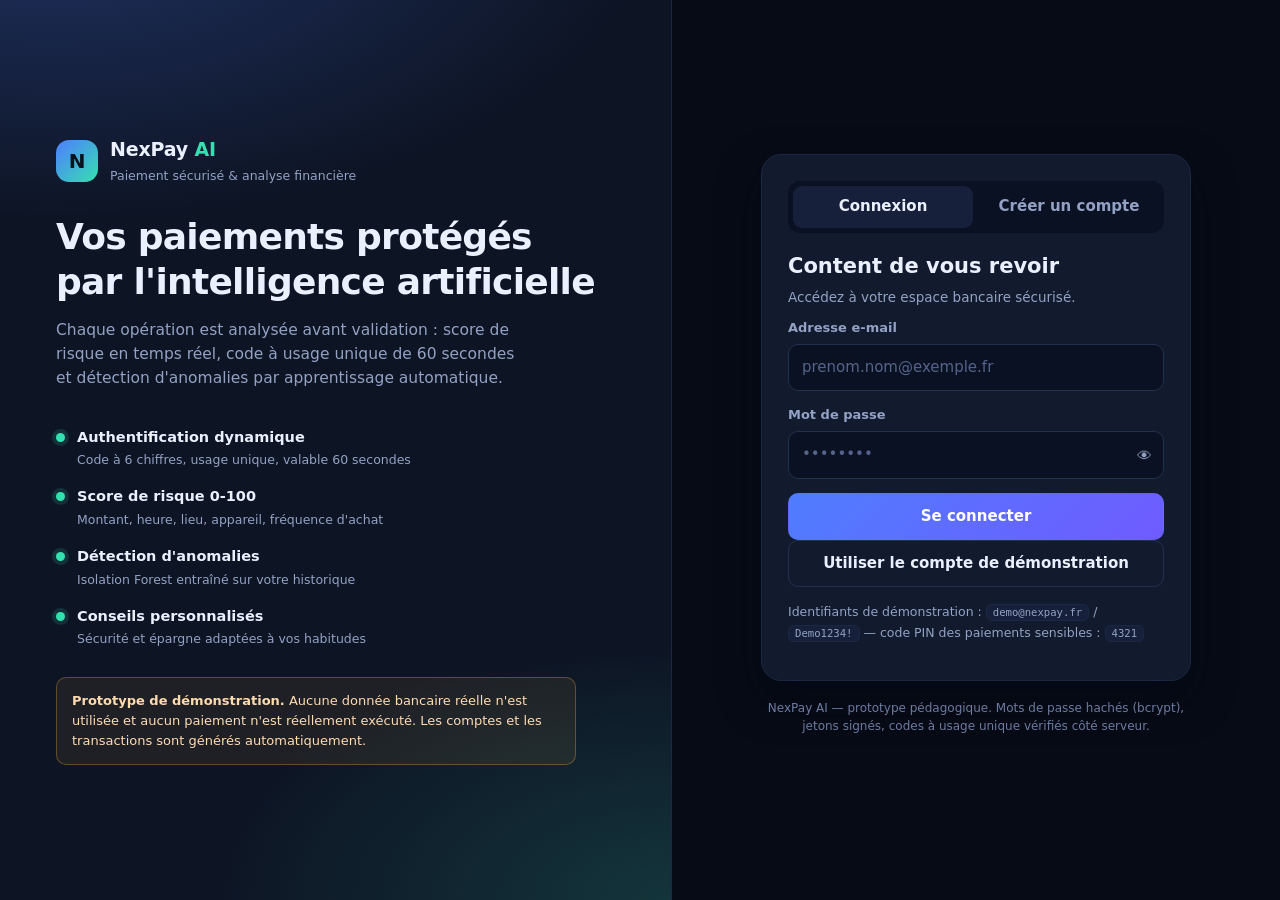
<file: frontend/index.html>
<!DOCTYPE html>
<html lang="fr">
<head>
  <meta charset="UTF-8" />
  <meta name="viewport" content="width=device-width, initial-scale=1.0" />
  <title>NexPay AI — Redirection</title>
  <meta http-equiv="refresh" content="0; url=login.html" />
  <link rel="stylesheet" href="assets/styles.css" />
</head>
<body class="redirect-page">
  <p>Redirection vers la <a href="login.html">page de connexion</a>…</p>
</body>
</html>
</file>
<file: frontend/assets/styles.css>
/* ==========================================================================
   NexPay AI — feuille de style unique
   Aucune dépendance externe (pas de CDN) : l'application fonctionne hors ligne.
   Sommaire :
     1. Variables & réinitialisation
     2. Composants génériques (boutons, champs, cartes, badges, alertes)
     3. Page de connexion
     4. Structure de l'application (barre latérale, en-tête, vues)
     5. Tableau de bord (indicateurs, graphiques)
     6. Transactions (tables, filtres)
     7. Paiement sécurisé (jauge, code OTP)
     8. Centre de sécurité (profil, alertes, recommandations, modèle)
     9. Utilitaires & responsive
   ========================================================================== */

/* --------------------------------------------------------------------------
   1. Variables & réinitialisation
   -------------------------------------------------------------------------- */
:root {
  --bg: #070b16;
  --bg-soft: #0d1424;
  --panel: #121b2e;
  --panel-2: #16203a;
  --border: #22304f;
  --border-soft: #1b2743;

  --text: #eaf0ff;
  --text-muted: #93a2c4;
  --text-dim: #6c7ba0;

  --primary: #4f7dff;
  --primary-soft: rgba(79, 125, 255, 0.14);
  --accent: #35e0b0;
  --accent-soft: rgba(53, 224, 176, 0.14);
  --warning: #ffb340;
  --warning-soft: rgba(255, 179, 64, 0.14);
  --danger: #ff5f6d;
  --danger-soft: rgba(255, 95, 109, 0.14);
  --violet: #a56bff;

  --radius: 16px;
  --radius-sm: 10px;
  --shadow: 0 18px 40px rgba(3, 7, 18, 0.55);
  --font: "Segoe UI", system-ui, -apple-system, "Helvetica Neue", Arial, sans-serif;
  --mono: "Cascadia Mono", "Consolas", "SFMono-Regular", monospace;
}

* { box-sizing: border-box; }

html, body { height: 100%; }

body {
  margin: 0;
  font-family: var(--font);
  background: var(--bg);
  color: var(--text);
  font-size: 15px;
  line-height: 1.55;
  -webkit-font-smoothing: antialiased;
}

h1, h2, h3, h4 { margin: 0 0 8px; line-height: 1.25; font-weight: 650; }
h1 { font-size: 30px; }
h2 { font-size: 21px; }
h3 { font-size: 17px; }
h4 { font-size: 15px; }
p { margin: 0 0 10px; }
a { color: var(--primary); text-decoration: none; }
a:hover { text-decoration: underline; }
code {
  font-family: var(--mono);
  background: var(--panel-2);
  border: 1px solid var(--border-soft);
  border-radius: 6px;
  padding: 1px 6px;
  font-size: 0.85em;
}
[hidden] { display: none !important; }
.muted { color: var(--text-muted); font-size: 13.5px; }
.dim { color: var(--text-dim); }
.accent { color: var(--accent); }
.mono { font-family: var(--mono); }
.right { text-align: right; }
.center { text-align: center; }
.nowrap { white-space: nowrap; }

/* --------------------------------------------------------------------------
   2. Composants génériques
   -------------------------------------------------------------------------- */
.btn {
  display: inline-flex;
  align-items: center;
  justify-content: center;
  gap: 8px;
  border: 1px solid transparent;
  border-radius: var(--radius-sm);
  padding: 11px 16px;
  font: inherit;
  font-weight: 600;
  cursor: pointer;
  transition: transform 0.06s ease, background 0.15s ease, border-color 0.15s ease, opacity 0.15s ease;
  white-space: nowrap;
}
.btn:active { transform: translateY(1px); }
.btn:disabled { opacity: 0.55; cursor: not-allowed; }

.btn-primary { background: linear-gradient(135deg, #4f7dff, #6f5bff); color: #fff; }
.btn-primary:hover:not(:disabled) { filter: brightness(1.08); }
.btn-ghost { background: transparent; border-color: var(--border); color: var(--text); }
.btn-ghost:hover:not(:disabled) { background: var(--panel-2); }
.btn-danger { background: var(--danger-soft); color: #ffbcc1; border-color: rgba(255, 95, 109, 0.4); }
.btn-success { background: var(--accent-soft); color: #8ff3d6; border-color: rgba(53, 224, 176, 0.4); }
.btn-sm { padding: 7px 12px; font-size: 13px; border-radius: 9px; }
.btn-block { width: 100%; }

.field { display: block; margin-bottom: 14px; }
.field > span:first-child {
  display: block;
  margin-bottom: 6px;
  font-size: 13px;
  font-weight: 600;
  color: var(--text-muted);
}
.field input, .field select, .field textarea,
input[type="text"], input[type="email"], input[type="password"], input[type="number"], select, textarea {
  width: 100%;
  padding: 11px 13px;
  background: #0a1122;
  border: 1px solid var(--border);
  border-radius: var(--radius-sm);
  color: var(--text);
  font: inherit;
  transition: border-color 0.15s ease, box-shadow 0.15s ease;
}
input:focus, select:focus, textarea:focus {
  outline: none;
  border-color: var(--primary);
  box-shadow: 0 0 0 3px var(--primary-soft);
}
input::placeholder { color: #55648a; }
.field-row { display: grid; grid-template-columns: 1fr 1fr; gap: 12px; }
.input-with-toggle { position: relative; display: block; }
.input-with-toggle input { padding-right: 44px; }
.toggle-visibility {
  position: absolute;
  right: 6px;
  top: 50%;
  transform: translateY(-50%);
  background: transparent;
  border: none;
  cursor: pointer;
  font-size: 15px;
  padding: 6px;
  border-radius: 8px;
  color: var(--text-muted);
}
.toggle-visibility:hover { background: var(--panel-2); }

.card {
  background: var(--panel);
  border: 1px solid var(--border-soft);
  border-radius: var(--radius);
  padding: 18px;
  margin-bottom: 16px;
  box-shadow: var(--shadow);
}
.card-head {
  display: flex;
  align-items: flex-start;
  justify-content: space-between;
  gap: 12px;
  margin-bottom: 12px;
}
.card-head h3 { margin: 0; }
.card-head small { color: var(--text-muted); }

.grid { display: grid; gap: 16px; }
.grid-2 { grid-template-columns: repeat(2, minmax(0, 1fr)); }
.grid-3 { grid-template-columns: repeat(3, minmax(0, 1fr)); }
.grid-4 { grid-template-columns: repeat(4, minmax(0, 1fr)); }
.grid-2-1 { grid-template-columns: 1.6fr 1fr; }
.grid-1-2 { grid-template-columns: 1fr 1.5fr; }

.badge {
  display: inline-flex;
  align-items: center;
  gap: 5px;
  padding: 3px 9px;
  border-radius: 999px;
  font-size: 11.5px;
  font-weight: 700;
  letter-spacing: 0.02em;
  text-transform: uppercase;
  border: 1px solid transparent;
}
.badge-neutral { background: var(--panel-2); color: var(--text-muted); border-color: var(--border); }
.badge-success { background: var(--accent-soft); color: #7dead0; border-color: rgba(53, 224, 176, 0.35); }
.badge-warning { background: var(--warning-soft); color: #ffd08c; border-color: rgba(255, 179, 64, 0.35); }
.badge-danger { background: var(--danger-soft); color: #ffb3ba; border-color: rgba(255, 95, 109, 0.35); }
.badge-info { background: var(--primary-soft); color: #a9c1ff; border-color: rgba(79, 125, 255, 0.35); }
.badge-violet { background: rgba(165, 107, 255, 0.14); color: #cdb0ff; border-color: rgba(165, 107, 255, 0.35); }

.alert {
  border-radius: var(--radius-sm);
  padding: 11px 13px;
  font-size: 13.5px;
  border: 1px solid transparent;
  margin-bottom: 12px;
}
.alert-error { background: var(--danger-soft); border-color: rgba(255, 95, 109, 0.4); color: #ffc6cb; }
.alert-success { background: var(--accent-soft); border-color: rgba(53, 224, 176, 0.4); color: #a5f3dd; }
.alert-warning { background: var(--warning-soft); border-color: rgba(255, 179, 64, 0.4); color: #ffd9a6; }
.alert-info { background: var(--primary-soft); border-color: rgba(79, 125, 255, 0.35); color: #bdd0ff; }

.table { width: 100%; border-collapse: collapse; font-size: 13.5px; }
.table th {
  text-align: left;
  font-size: 11.5px;
  text-transform: uppercase;
  letter-spacing: 0.04em;
  color: var(--text-dim);
  padding: 8px 10px;
  border-bottom: 1px solid var(--border);
  font-weight: 700;
}
.table td { padding: 11px 10px; border-bottom: 1px solid var(--border-soft); vertical-align: middle; }
.table tbody tr:hover { background: rgba(79, 125, 255, 0.05); }
.table tbody tr.is-clickable { cursor: pointer; }
.amount-debit { color: #ffc0c6; font-weight: 650; }
.amount-credit { color: #8ff0d3; font-weight: 650; }

.kpi { display: flex; flex-direction: column; gap: 2px; }
.kpi-label { font-size: 12px; text-transform: uppercase; letter-spacing: 0.05em; color: var(--text-dim); font-weight: 700; }
.kpi-value { font-size: 25px; font-weight: 700; letter-spacing: -0.02em; }
.kpi-sub { font-size: 12.5px; color: var(--text-muted); }

.progress { height: 7px; background: var(--panel-2); border-radius: 999px; overflow: hidden; }
.progress > span { display: block; height: 100%; border-radius: 999px; background: linear-gradient(90deg, #4f7dff, #a56bff); }
.progress.is-warning > span { background: linear-gradient(90deg, #ffb340, #ff8a3d); }
.progress.is-danger > span { background: linear-gradient(90deg, #ff5f6d, #ff7d7d); }

.list { list-style: none; margin: 0; padding: 0; }
.list li { padding: 10px 0; border-bottom: 1px solid var(--border-soft); }
.list li:last-child { border-bottom: none; }

.empty { padding: 26px 10px; text-align: center; color: var(--text-muted); font-size: 13.5px; }
.skeleton {
  background: linear-gradient(90deg, var(--panel-2) 25%, #1c2745 37%, var(--panel-2) 63%);
  background-size: 400% 100%;
  animation: shimmer 1.3s ease-in-out infinite;
  border-radius: 8px;
  height: 14px;
  margin: 6px 0;
}
@keyframes shimmer { 0% { background-position: 100% 50%; } 100% { background-position: 0 50%; } }

.toast-stack { position: fixed; right: 20px; bottom: 20px; z-index: 60; display: flex; flex-direction: column; gap: 10px; max-width: 360px; }
.toast {
  background: var(--panel-2);
  border: 1px solid var(--border);
  border-left: 3px solid var(--primary);
  border-radius: var(--radius-sm);
  padding: 12px 14px;
  box-shadow: var(--shadow);
  animation: slide-in 0.25s ease;
}
.toast.is-error { border-left-color: var(--danger); }
.toast.is-success { border-left-color: var(--accent); }
.toast.is-warning { border-left-color: var(--warning); }
.toast strong { display: block; margin-bottom: 3px; }
.toast small { color: var(--text-muted); }
@keyframes slide-in { from { opacity: 0; transform: translateX(20px); } to { opacity: 1; transform: none; } }

.modal-backdrop {
  position: fixed;
  inset: 0;
  background: rgba(4, 8, 18, 0.72);
  backdrop-filter: blur(3px);
  display: flex;
  align-items: center;
  justify-content: center;
  padding: 24px;
  z-index: 70;
}
.modal {
  background: var(--panel);
  border: 1px solid var(--border);
  border-radius: var(--radius);
  max-width: 620px;
  width: 100%;
  max-height: 86vh;
  overflow: auto;
  padding: 22px;
  box-shadow: var(--shadow);
}

/* --------------------------------------------------------------------------
   3. Page de connexion
   -------------------------------------------------------------------------- */
.auth-page { display: block; }
.auth-layout { display: grid; grid-template-columns: 1.05fr 0.95fr; min-height: 100vh; }

.auth-hero {
  padding: 52px 56px;
  background:
    radial-gradient(1000px 520px at 8% -10%, rgba(79, 125, 255, 0.28), transparent 60%),
    radial-gradient(760px 420px at 100% 100%, rgba(53, 224, 176, 0.16), transparent 62%),
    var(--bg-soft);
  border-right: 1px solid var(--border-soft);
  display: flex;
  flex-direction: column;
  justify-content: center;
}
.auth-hero h1 { font-size: 36px; letter-spacing: -0.02em; margin: 26px 0 14px; }
.hero-text { color: var(--text-muted); max-width: 460px; font-size: 15.5px; }

.brand { display: flex; align-items: center; gap: 12px; }
.brand strong { font-size: 19px; display: block; letter-spacing: -0.01em; }
.brand small { color: var(--text-muted); font-size: 12.5px; }
.brand-mark {
  width: 42px; height: 42px; border-radius: 13px;
  display: grid; place-items: center;
  background: linear-gradient(135deg, #4f7dff, #35e0b0);
  color: #06131f; font-weight: 800; font-size: 20px;
}

.hero-list { list-style: none; padding: 0; margin: 26px 0; display: grid; gap: 14px; }
.hero-list li { display: flex; gap: 12px; align-items: flex-start; }
.hero-list strong { display: block; font-size: 14.5px; }
.hero-list small { color: var(--text-muted); }
.dot {
  width: 9px; height: 9px; border-radius: 50%;
  background: var(--accent); margin-top: 7px; flex: none;
  box-shadow: 0 0 0 4px var(--accent-soft);
}
.notice {
  background: rgba(255, 179, 64, 0.08);
  border: 1px solid rgba(255, 179, 64, 0.3);
  border-radius: var(--radius-sm);
  padding: 13px 15px;
  font-size: 13px;
  color: #ffdbb0;
  max-width: 520px;
}

.auth-panel {
  display: flex;
  flex-direction: column;
  justify-content: center;
  align-items: center;
  padding: 40px 28px;
  gap: 18px;
}
.panel-card {
  width: 100%;
  max-width: 430px;
  background: var(--panel);
  border: 1px solid var(--border-soft);
  border-radius: 20px;
  padding: 26px;
  box-shadow: var(--shadow);
}
.tabs { display: flex; gap: 6px; background: #0a1122; padding: 5px; border-radius: 12px; margin-bottom: 20px; }
.tab {
  flex: 1; background: transparent; border: none; color: var(--text-muted);
  padding: 9px; border-radius: 9px; cursor: pointer; font: inherit; font-weight: 600;
}
.tab.is-active { background: var(--panel-2); color: var(--text); }
.hint { font-size: 12.5px; color: var(--text-muted); margin-top: 14px; line-height: 1.7; }
.legal { font-size: 12px; color: var(--text-dim); max-width: 430px; text-align: center; }
.redirect-page { display: grid; place-items: center; color: var(--text-muted); }

/* --------------------------------------------------------------------------
   4. Structure de l'application
   -------------------------------------------------------------------------- */
.app { display: grid; grid-template-columns: 248px 1fr; min-height: 100vh; }

.sidebar {
  background: var(--bg-soft);
  border-right: 1px solid var(--border-soft);
  padding: 22px 16px;
  display: flex;
  flex-direction: column;
  gap: 22px;
  position: sticky;
  top: 0;
  height: 100vh;
}
.nav { display: flex; flex-direction: column; gap: 4px; }
.nav button {
  display: flex; align-items: center; gap: 11px;
  width: 100%; text-align: left;
  background: transparent; border: none; color: var(--text-muted);
  padding: 11px 13px; border-radius: 11px; cursor: pointer;
  font: inherit; font-weight: 600;
}
.nav button:hover { background: var(--panel-2); color: var(--text); }
.nav button.is-active { background: var(--primary-soft); color: #cddcff; box-shadow: inset 0 0 0 1px rgba(79, 125, 255, 0.35); }
.nav .icon { width: 20px; text-align: center; font-size: 16px; }
.nav .pill { margin-left: auto; font-size: 11px; padding: 1px 7px; border-radius: 999px; background: var(--danger); color: #fff; font-weight: 700; }

.sidebar-user {
  margin-top: auto;
  border-top: 1px solid var(--border-soft);
  padding-top: 16px;
  font-size: 13px;
}
.sidebar-user strong { display: block; }
.sidebar-user small { color: var(--text-muted); display: block; margin-bottom: 10px; word-break: break-all; }

.main { padding: 24px 28px 60px; min-width: 0; }
.topbar {
  display: flex; align-items: center; justify-content: space-between;
  gap: 18px; margin-bottom: 22px; flex-wrap: wrap;
}
.topbar h1 { font-size: 25px; margin: 0; }
.topbar .subtitle { color: var(--text-muted); font-size: 13.5px; }
.topbar-actions { display: flex; align-items: center; gap: 10px; flex-wrap: wrap; }

.bell {
  position: relative;
  background: var(--panel); border: 1px solid var(--border); color: var(--text);
  border-radius: 11px; padding: 9px 13px; cursor: pointer; font-size: 15px;
}
.bell .count {
  position: absolute; top: -6px; right: -6px;
  background: var(--danger); color: #fff; font-size: 10.5px; font-weight: 800;
  min-width: 18px; height: 18px; border-radius: 999px; display: grid; place-items: center; padding: 0 4px;
}
.chip-balance {
  background: var(--panel); border: 1px solid var(--border);
  border-radius: 11px; padding: 8px 14px; font-size: 13px;
}
.chip-balance strong { font-size: 16px; }

.view { animation: fade 0.2s ease; }
@keyframes fade { from { opacity: 0; transform: translateY(4px); } to { opacity: 1; transform: none; } }

/* --------------------------------------------------------------------------
   5. Tableau de bord
   -------------------------------------------------------------------------- */
.kpi-card { background: var(--panel); border: 1px solid var(--border-soft); border-radius: var(--radius); padding: 16px 18px; }
.chart { width: 100%; display: block; overflow: visible; }
.donut-wrap { display: grid; grid-template-columns: 190px 1fr; gap: 18px; align-items: center; }
.legend { display: flex; flex-direction: column; gap: 9px; }
.legend-item { display: grid; grid-template-columns: 12px 1fr auto auto; gap: 9px; align-items: center; font-size: 13px; }
.legend-item .swatch { width: 10px; height: 10px; border-radius: 3px; }
.legend-item .value { font-weight: 650; }
.legend-item .share { color: var(--text-dim); font-size: 12px; min-width: 42px; text-align: right; }

.alert-item { display: flex; gap: 11px; padding: 11px 0; border-bottom: 1px solid var(--border-soft); }
.alert-item:last-child { border-bottom: none; }
.alert-item .bullet { width: 9px; height: 9px; border-radius: 50%; margin-top: 7px; flex: none; }
.sev-critique { background: var(--danger); }
.sev-eleve { background: var(--warning); }
.sev-moyen { background: var(--primary); }
.sev-faible { background: var(--text-dim); }
.alert-item p { margin: 2px 0 0; font-size: 13px; color: var(--text-muted); }
.alert-item.is-unread { background: rgba(79, 125, 255, 0.04); }

/* --------------------------------------------------------------------------
   6. Transactions
   -------------------------------------------------------------------------- */
.filters { display: grid; grid-template-columns: 1.4fr 1fr 1fr auto; gap: 12px; align-items: end; }
.table-scroll { overflow-x: auto; }
.factor-row { display: grid; grid-template-columns: 1fr 70px; gap: 10px; align-items: center; margin-bottom: 9px; }
.factor-row .label { font-size: 13.5px; }
.factor-row .detail { font-size: 12.5px; color: var(--text-muted); }
.factor-row .weight { text-align: right; font-weight: 700; font-size: 13px; }
.tag-pill { display: inline-block; font-size: 11px; padding: 2px 8px; border-radius: 999px; background: var(--panel-2); color: var(--text-muted); margin: 2px 4px 2px 0; }

/* --------------------------------------------------------------------------
   7. Paiement sécurisé
   -------------------------------------------------------------------------- */
.gauge-wrap { display: flex; align-items: center; gap: 18px; }
.gauge-value { font-size: 34px; font-weight: 800; letter-spacing: -0.03em; }
.decision-box { border-radius: var(--radius-sm); padding: 13px 15px; margin: 14px 0; font-size: 13.5px; border: 1px solid transparent; }
.decision-accept { background: var(--accent-soft); border-color: rgba(53, 224, 176, 0.4); color: #b7f6e5; }
.decision-verify { background: var(--warning-soft); border-color: rgba(255, 179, 64, 0.4); color: #ffdcae; }
.decision-block { background: var(--danger-soft); border-color: rgba(255, 95, 109, 0.4); color: #ffc6cb; }

.otp-panel { border: 1px dashed var(--border); border-radius: var(--radius-sm); padding: 16px; background: #0a1122; }
.otp-head { display: flex; align-items: center; justify-content: space-between; gap: 12px; margin-bottom: 12px; }
.countdown { display: flex; align-items: center; gap: 10px; font-family: var(--mono); font-size: 15px; }
.countdown-bar { width: 120px; height: 6px; border-radius: 999px; background: var(--panel-2); overflow: hidden; }
.countdown-bar > span { display: block; height: 100%; background: linear-gradient(90deg, #35e0b0, #ffb340); transition: width 0.9s linear; }
.countdown.is-expired { color: var(--danger); }

.otp-inputs { display: flex; gap: 9px; margin: 12px 0; }
.otp-inputs input {
  width: 46px; height: 54px; text-align: center; font-size: 22px; font-weight: 700;
  font-family: var(--mono); padding: 0;
}
.sms-sim {
  background: rgba(79, 125, 255, 0.08);
  border: 1px solid rgba(79, 125, 255, 0.3);
  border-radius: var(--radius-sm);
  padding: 11px 13px;
  font-size: 13px;
  color: #cfdcff;
  margin-bottom: 12px;
}
.sms-sim code { font-size: 15px; letter-spacing: 0.18em; color: #fff; }
.scenario-list { display: grid; gap: 8px; }
.scenario {
  text-align: left; background: var(--panel-2); border: 1px solid var(--border);
  border-radius: var(--radius-sm); padding: 11px 13px; cursor: pointer; color: var(--text); font: inherit;
}
.scenario:hover { border-color: var(--primary); }
.scenario strong { display: block; font-size: 13.5px; }
.scenario small { color: var(--text-muted); font-size: 12.5px; }

.result-hero { text-align: center; padding: 22px 10px; }
.result-hero .mark { font-size: 44px; line-height: 1; margin-bottom: 8px; }

/* --------------------------------------------------------------------------
   8. Centre de sécurité
   -------------------------------------------------------------------------- */
.hour-bars { display: flex; align-items: flex-end; gap: 3px; height: 92px; margin-top: 10px; }
.hour-bars .bar { flex: 1; background: var(--panel-2); border-radius: 3px 3px 0 0; min-height: 3px; position: relative; }
.hour-bars .bar.is-peak { background: linear-gradient(180deg, #4f7dff, #6f5bff); }
.hour-labels { display: flex; gap: 3px; margin-top: 5px; font-size: 10px; color: var(--text-dim); }
.hour-labels span { flex: 1; text-align: center; }

.reco { border-left: 3px solid var(--primary); background: var(--panel-2); border-radius: 10px; padding: 13px 15px; margin-bottom: 11px; }
.reco.kind-securite { border-left-color: var(--danger); }
.reco.kind-epargne { border-left-color: var(--accent); }
.reco.kind-budget { border-left-color: var(--warning); }
.reco-head { display: flex; align-items: center; justify-content: space-between; gap: 10px; margin-bottom: 4px; }
.reco p { font-size: 13px; color: var(--text-muted); margin: 0 0 6px; }
.reco .impact { font-size: 12.5px; font-weight: 700; color: var(--accent); }

.metric-grid { display: grid; grid-template-columns: repeat(auto-fit, minmax(130px, 1fr)); gap: 12px; }
.metric { background: #0a1122; border: 1px solid var(--border-soft); border-radius: var(--radius-sm); padding: 11px 13px; }
.metric span { display: block; font-size: 11.5px; text-transform: uppercase; letter-spacing: 0.04em; color: var(--text-dim); font-weight: 700; }
.metric strong { font-size: 19px; }

.device-row { display: flex; align-items: center; justify-content: space-between; gap: 12px; padding: 11px 0; border-bottom: 1px solid var(--border-soft); }
.device-row:last-child { border-bottom: none; }
.feature-list { display: grid; gap: 6px; font-size: 12.5px; font-family: var(--mono); color: var(--text-muted); }

/* --------------------------------------------------------------------------
   9. Utilitaires & responsive
   -------------------------------------------------------------------------- */
.mt-0 { margin-top: 0; }
.mt-8 { margin-top: 8px; }
.mt-16 { margin-top: 16px; }
.mb-0 { margin-bottom: 0; }
.mb-8 { margin-bottom: 8px; }
.mb-16 { margin-bottom: 16px; }
.flex { display: flex; }
.flex-between { display: flex; align-items: center; justify-content: space-between; gap: 12px; }
.flex-wrap { flex-wrap: wrap; }
.gap-8 { gap: 8px; }
.gap-16 { gap: 16px; }
.w-full { width: 100%; }

@media (max-width: 1180px) {
  .grid-4 { grid-template-columns: repeat(2, minmax(0, 1fr)); }
  .grid-3 { grid-template-columns: repeat(2, minmax(0, 1fr)); }
  .grid-2-1, .grid-1-2 { grid-template-columns: 1fr; }
  .donut-wrap { grid-template-columns: 1fr; }
}
@media (max-width: 940px) {
  .auth-layout { grid-template-columns: 1fr; }
  .auth-hero { display: none; }
  .app { grid-template-columns: 1fr; }
  .sidebar { position: static; height: auto; flex-direction: row; align-items: center; flex-wrap: wrap; }
  .sidebar-user { margin: 0 0 0 auto; border: none; padding: 0; }
  .nav { flex-direction: row; flex-wrap: wrap; }
  .main { padding: 18px 16px 50px; }
  .grid-2, .grid-3, .grid-4 { grid-template-columns: 1fr; }
  .filters { grid-template-columns: 1fr 1fr; }
  .field-row { grid-template-columns: 1fr; }
}
</file>
